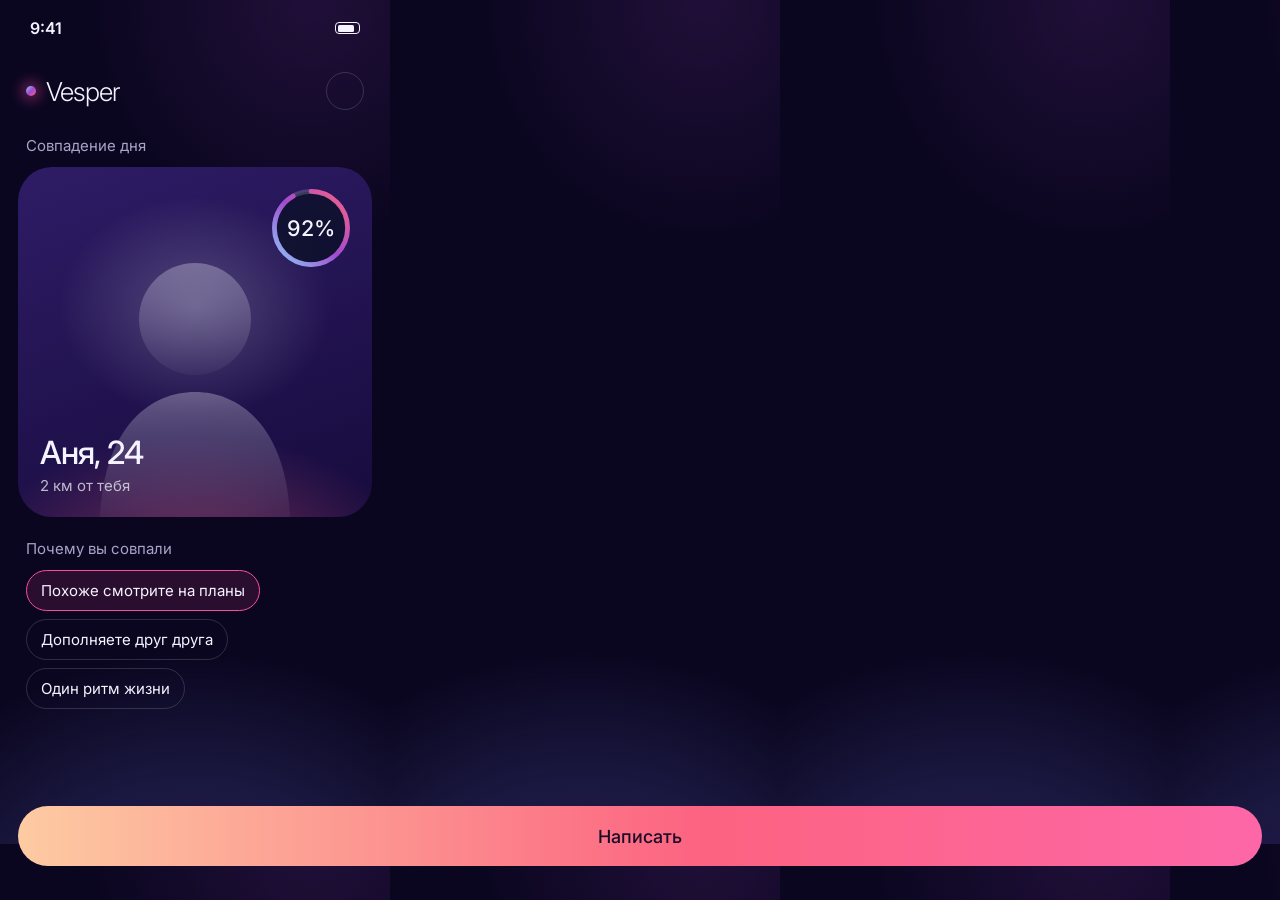
<file: source/screen.html>
<!doctype html>
<html lang="ru">
<head>
<meta charset="utf-8">
<link href="https://fonts.googleapis.com/css2?family=Inter:wght@300;400;500;600;700&display=swap" rel="stylesheet">
<style>
  * { box-sizing: border-box; }
  html, body { margin: 0; width: 390px; height: 844px; overflow: hidden; }
  body {
    font-family: 'Inter', sans-serif;
    color: #F5F3FF;
    background:
      radial-gradient(120% 50% at 50% 115%, #2B1450 0%, #1A1840 45%, transparent 75%),
      radial-gradient(80% 40% at 80% 0%, rgba(161,74,208,.14), transparent 70%),
      #0B0620;
    -webkit-font-smoothing: antialiased;
  }
  .status { display: flex; justify-content: space-between; padding: 18px 30px 0; font-size: 16px; font-weight: 600; }
  .status .r { display: flex; gap: 6px; align-items: center; }
  .status .r i { display: block; width: 25px; height: 12px; border: 1.5px solid #F5F3FF; border-radius: 4px; position: relative; }
  .status .r i::after { content: ""; position: absolute; inset: 1.5px 5px 1.5px 1.5px; background: #F5F3FF; border-radius: 1.5px; }
  .top { display: flex; justify-content: space-between; align-items: center; padding: 34px 26px 0; }
  .brand { font-size: 26px; font-weight: 300; letter-spacing: -0.04em; display: flex; align-items: center; gap: 10px; }
  .brand b { width: 10px; height: 10px; border-radius: 50%; background: linear-gradient(135deg, #8CCBFC, #A14AD0 50%, #FC6381); box-shadow: 0 0 14px 4px rgba(249,77,163,.45); }
  .dots { width: 38px; height: 38px; border-radius: 50%; border: 1px solid rgba(238,240,247,.16); }
  .label { padding: 26px 26px 0; font-size: 15px; color: #A9A3C7; }
  .card {
    margin: 12px 18px 0;
    height: 350px;
    border-radius: 34px;
    position: relative;
    overflow: hidden;
    background:
      radial-gradient(55% 45% at 50% 40%, rgba(238,240,247,.22), transparent 70%),
      radial-gradient(90% 55% at 50% 115%, rgba(252,99,129,.40), transparent 70%),
      linear-gradient(160deg, #2E1C66, #170B3D);
  }
  .card .silhouette {
    position: absolute; left: 50%; bottom: 0; transform: translateX(-50%);
    width: 210px; height: 290px;
  }
  .card .meta { position: absolute; left: 22px; bottom: 22px; }
  .card .name { font-size: 32px; font-weight: 500; letter-spacing: -0.03em; }
  .card .city { font-size: 15px; color: rgba(238,240,247,.75); margin-top: 4px; }
  .ring { position: absolute; right: 18px; top: 18px; width: 86px; height: 86px; }
  .why { padding: 22px 26px 0; }
  .why h4 { margin: 0; font-size: 15px; font-weight: 400; color: #A9A3C7; }
  .chips { display: flex; flex-wrap: wrap; gap: 8px; margin-top: 12px; }
  .chip { font-size: 15px; padding: 10px 14px; border-radius: 99px; border: 1px solid rgba(238,240,247,.16); }
  .chip.a { border-color: #F94DA3; background: rgba(249,77,163,.12); }
  .btn {
    position: absolute; left: 18px; right: 18px; bottom: 34px;
    height: 60px; border-radius: 99px;
    background: linear-gradient(90deg, #FDCBA2, #FC6381 55%, #FD67A7); color: #1B0B26;
    display: grid; place-items: center;
    font-size: 18px; font-weight: 500;
  }
</style>
</head>
<body>
  <div class="status"><span>9:41</span><span class="r"><i></i></span></div>
  <div class="top">
    <div class="brand"><b></b>Vesper</div>
    <div class="dots"></div>
  </div>
  <div class="label">Совпадение дня</div>
  <div class="card">
    <svg class="silhouette" viewBox="0 0 210 290">
      <defs>
        <linearGradient id="s" x1="0" y1="0" x2="0" y2="1">
          <stop offset="0" stop-color="#F5F3FF" stop-opacity=".30"/>
          <stop offset="1" stop-color="#F5F3FF" stop-opacity=".04"/>
        </linearGradient>
      </defs>
      <circle cx="105" cy="92" r="56" fill="url(#s)"/>
      <path d="M10 290 C 14 200, 60 165, 105 165 C 150 165, 196 200, 200 290 Z" fill="url(#s)"/>
    </svg>
    <svg class="ring" viewBox="0 0 40 40"><defs><linearGradient id="rg" x1="0" y1="0" x2="1" y2="1"><stop offset="0" stop-color="#8CCBFC"/><stop offset=".5" stop-color="#A14AD0"/><stop offset="1" stop-color="#FC6381"/></linearGradient></defs>
      <circle cx="20" cy="20" r="17" fill="rgba(10,15,38,.75)" stroke="rgba(238,240,247,.18)" stroke-width="2.2"/>
      <circle cx="20" cy="20" r="17" fill="none" stroke="url(#rg)" stroke-width="2.2" stroke-linecap="round" stroke-dasharray="98 107" transform="rotate(-90 20 20)"/>
      <text x="20" y="23.5" text-anchor="middle" font-size="10" font-family="Inter" font-weight="500" fill="#F5F3FF">92%</text>
    </svg>
    <div class="meta">
      <div class="name">Аня, 24</div>
      <div class="city">2 км от тебя</div>
    </div>
  </div>
  <div class="why">
    <h4>Почему вы совпали</h4>
    <div class="chips">
      <span class="chip a">Похоже смотрите на планы</span>
      <span class="chip">Дополняете друг друга</span>
      <span class="chip">Один ритм жизни</span>
    </div>
  </div>
  <div class="btn">Написать</div>
</body>
</html>
</file>
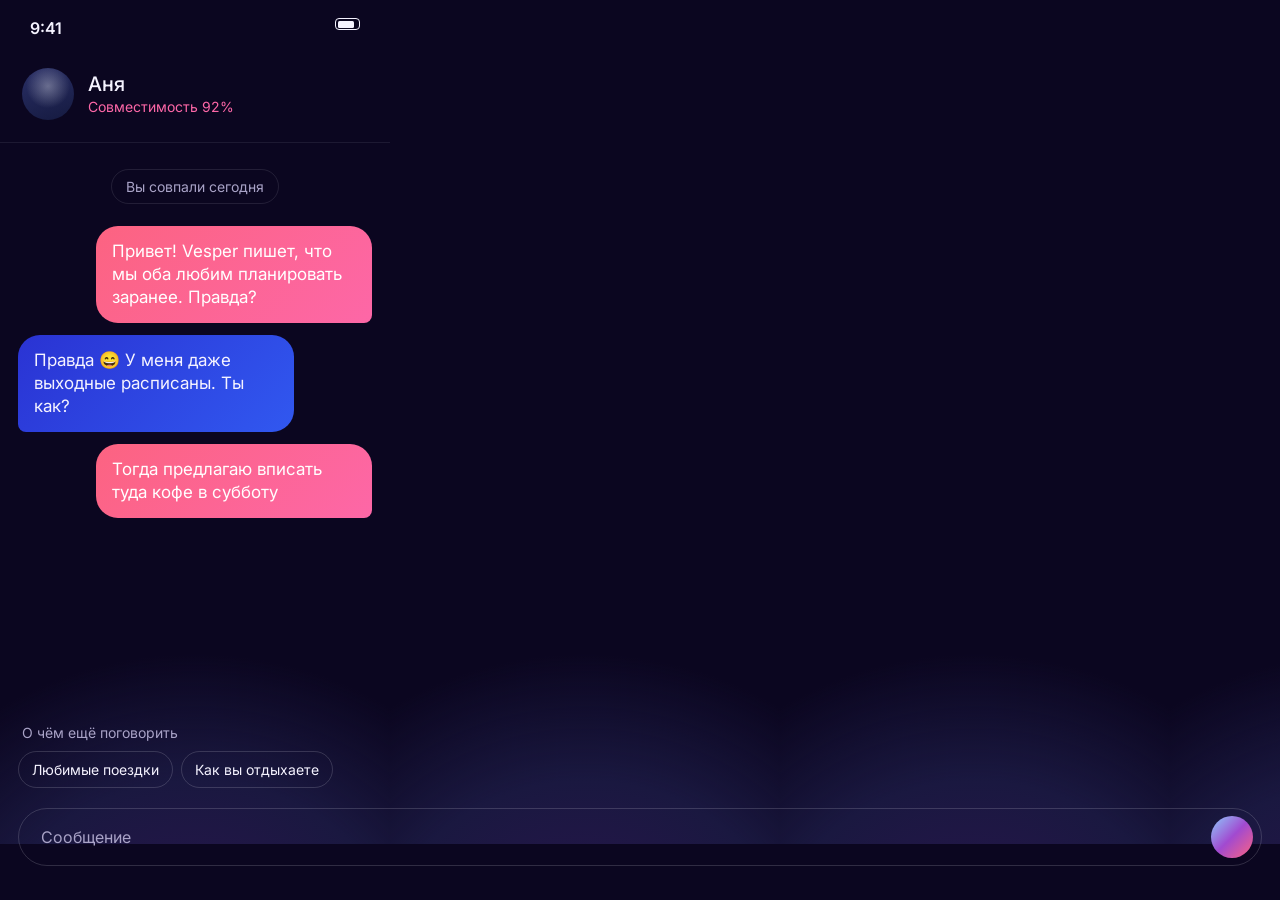
<file: source/screen2.html>
<!doctype html>
<html lang="ru">
<head>
<meta charset="utf-8">
<link href="https://fonts.googleapis.com/css2?family=Inter:wght@300;400;500;600;700&display=swap" rel="stylesheet">
<style>
  * { box-sizing: border-box; }
  html, body { margin: 0; width: 390px; height: 844px; overflow: hidden; }
  body {
    font-family: 'Inter', sans-serif;
    color: #F5F3FF;
    background:
      radial-gradient(120% 50% at 50% 115%, #2B1450 0%, #1A1840 45%, transparent 75%),
      #0B0620;
    -webkit-font-smoothing: antialiased;
  }
  .status { display: flex; justify-content: space-between; padding: 18px 30px 0; font-size: 16px; font-weight: 600; }
  .status i { display: block; width: 25px; height: 12px; border: 1.5px solid #F5F3FF; border-radius: 4px; position: relative; }
  .status i::after { content: ""; position: absolute; inset: 1.5px 5px 1.5px 1.5px; background: #F5F3FF; border-radius: 1.5px; }
  .head { display: flex; align-items: center; gap: 14px; padding: 30px 22px 22px; border-bottom: 1px solid rgba(238,240,247,.08); }
  .ava { width: 52px; height: 52px; border-radius: 50%; background: radial-gradient(60% 60% at 50% 35%, rgba(238,240,247,.35), transparent 70%), linear-gradient(160deg, #2A2F66, #151A40); }
  .head b { display: block; font-size: 20px; font-weight: 500; }
  .head span { font-size: 14px; color: #FD67A7; }
  .note { margin: 26px auto 0; width: max-content; font-size: 14px; color: #A9A3C7; padding: 8px 14px; border-radius: 99px; border: 1px solid rgba(238,240,247,.1); }
  .msgs { padding: 22px 18px; display: grid; gap: 12px; }
  .m { max-width: 78%; padding: 14px 16px; border-radius: 22px; font-size: 17px; line-height: 1.35; }
  .in { background: linear-gradient(135deg, #2A33D3, #3158F0); border-bottom-left-radius: 8px; }
  .out { background: linear-gradient(135deg, #FC6381, #FD67A7); color: #fff; justify-self: end; border-bottom-right-radius: 8px; }
  .hint { position: absolute; left: 18px; right: 18px; bottom: 112px; }
  .hint p { margin: 0 0 10px 4px; font-size: 14px; color: #A9A3C7; }
  .hint div { display: flex; gap: 8px; }
  .hint span { font-size: 14px; padding: 9px 13px; border-radius: 99px; border: 1px solid rgba(238,240,247,.16); white-space: nowrap; }
  .input { position: absolute; left: 18px; right: 18px; bottom: 34px; height: 58px; border-radius: 99px; border: 1px solid rgba(238,240,247,.16); display: flex; align-items: center; padding: 0 8px 0 22px; justify-content: space-between; color: #A9A3C7; font-size: 16px; }
  .input i { width: 42px; height: 42px; border-radius: 50%; background: linear-gradient(135deg, #8CCBFC, #A14AD0 50%, #FC6381); }
</style>
</head>
<body>
  <div class="status"><span>9:41</span><i></i></div>
  <div class="head"><div class="ava"></div><div><b>Аня</b><span>Совместимость 92%</span></div></div>
  <div class="note">Вы совпали сегодня</div>
  <div class="msgs">
    <div class="m out">Привет! Vesper пишет, что мы оба любим планировать заранее. Правда?</div>
    <div class="m in">Правда 😄 У меня даже выходные расписаны. Ты как?</div>
    <div class="m out">Тогда предлагаю вписать туда кофе в субботу</div>
  </div>
  <div class="hint">
    <p>О чём ещё поговорить</p>
    <div><span>Любимые поездки</span><span>Как вы отдыхаете</span></div>
  </div>
  <div class="input">Сообщение<i></i></div>
</body>
</html>
</file>
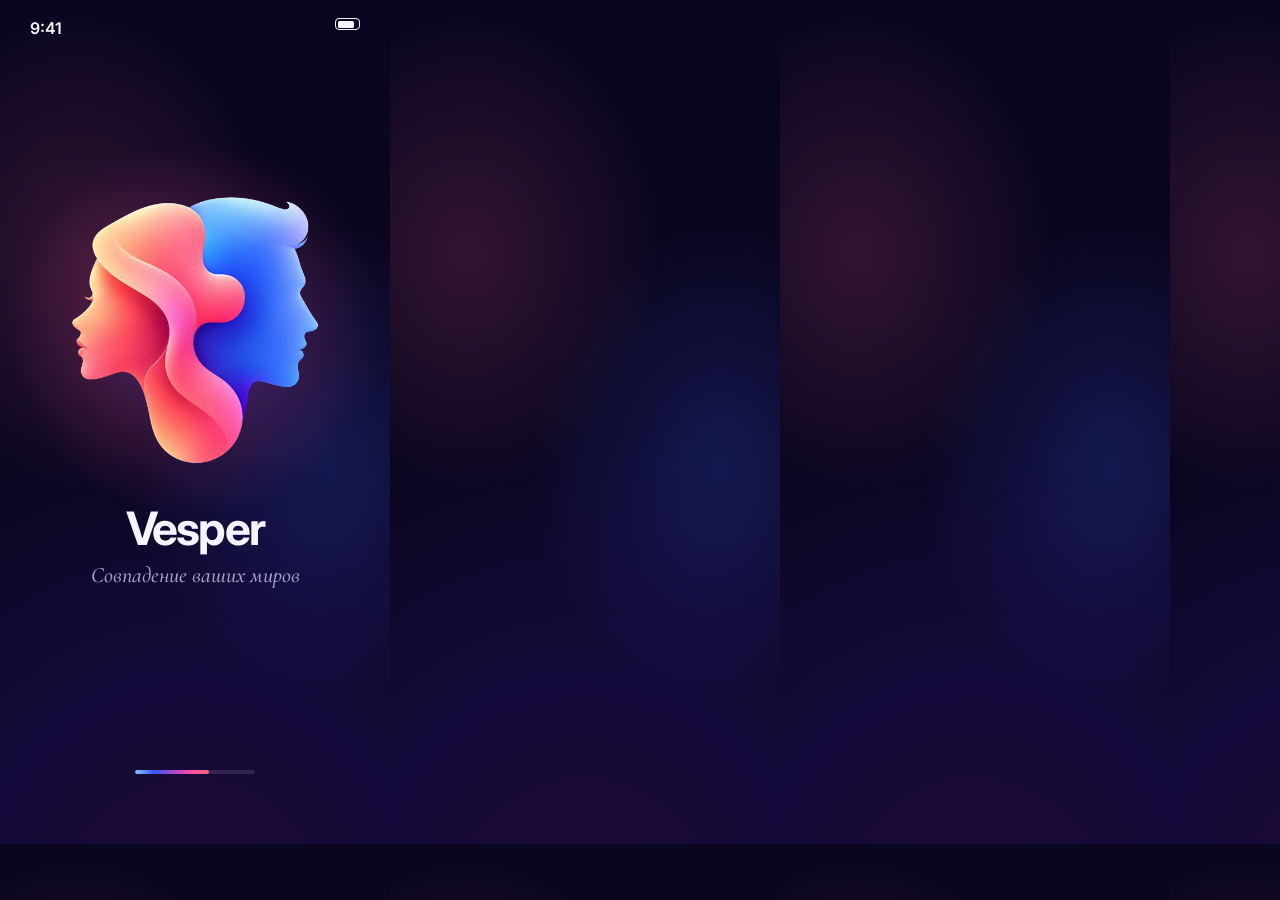
<file: source/splash.html>
<!doctype html>
<html lang="ru">
<head>
<meta charset="utf-8">
<link href="https://fonts.googleapis.com/css2?family=Inter:wght@400;600;700&family=Cormorant+Garamond:ital,wght@1,500&display=swap" rel="stylesheet">
<style>
  * { box-sizing: border-box; }
  html, body { margin: 0; width: 390px; height: 844px; overflow: hidden; }
  body {
    font-family: 'Inter', sans-serif;
    color: #F5F3FF;
    background:
      radial-gradient(70% 40% at 20% 30%, rgba(253, 99, 131, .16), transparent 70%),
      radial-gradient(70% 40% at 85% 55%, rgba(49, 88, 240, .22), transparent 70%),
      radial-gradient(120% 60% at 50% 110%, #1E0A33 0%, #140A39 50%, #0B0620 100%);
    -webkit-font-smoothing: antialiased;
    position: relative;
  }
  .status { display: flex; justify-content: space-between; padding: 18px 30px 0; font-size: 16px; font-weight: 600; }
  .status i { display: block; width: 25px; height: 12px; border: 1.5px solid #F5F3FF; border-radius: 4px; position: relative; }
  .status i::after { content: ""; position: absolute; inset: 1.5px 5px 1.5px 1.5px; background: #F5F3FF; border-radius: 1.5px; }
  .glow { position: absolute; left: 50%; top: 330px; width: 380px; height: 380px; margin: -190px 0 0 -190px; border-radius: 50%;
    background: radial-gradient(circle, rgba(161, 74, 208, .45), rgba(249, 77, 163, .12) 45%, transparent 70%); }
  .logo { position: absolute; left: 50%; top: 330px; width: 250px; transform: translate(-50%, -50%); }
  .name { position: absolute; left: 0; right: 0; top: 500px; text-align: center; font-weight: 700; font-size: 46px; letter-spacing: -0.04em; }
  .slogan { position: absolute; left: 0; right: 0; top: 562px; text-align: center; font-family: 'Cormorant Garamond', serif; font-style: italic; font-weight: 500; font-size: 22px; color: #A9A3C7; }
  .bar { position: absolute; left: 50%; bottom: 70px; width: 120px; height: 4px; margin-left: -60px; border-radius: 4px; background: rgba(245, 243, 255, .12); overflow: hidden; }
  .bar i { display: block; width: 62%; height: 100%; border-radius: 4px; background: linear-gradient(90deg, #8CCBFC, #3158F0, #A14AD0, #F94DA3, #FC6381); }
</style>
</head>
<body>
  <div class="status"><span>9:41</span><i></i></div>
  <div class="glow"></div>
  <img class="logo" src="logo.png" alt="">
  <div class="name">Vesper</div>
  <div class="slogan">Совпадение ваших миров</div>
  <div class="bar"><i></i></div>
</body>
</html>
</file>
